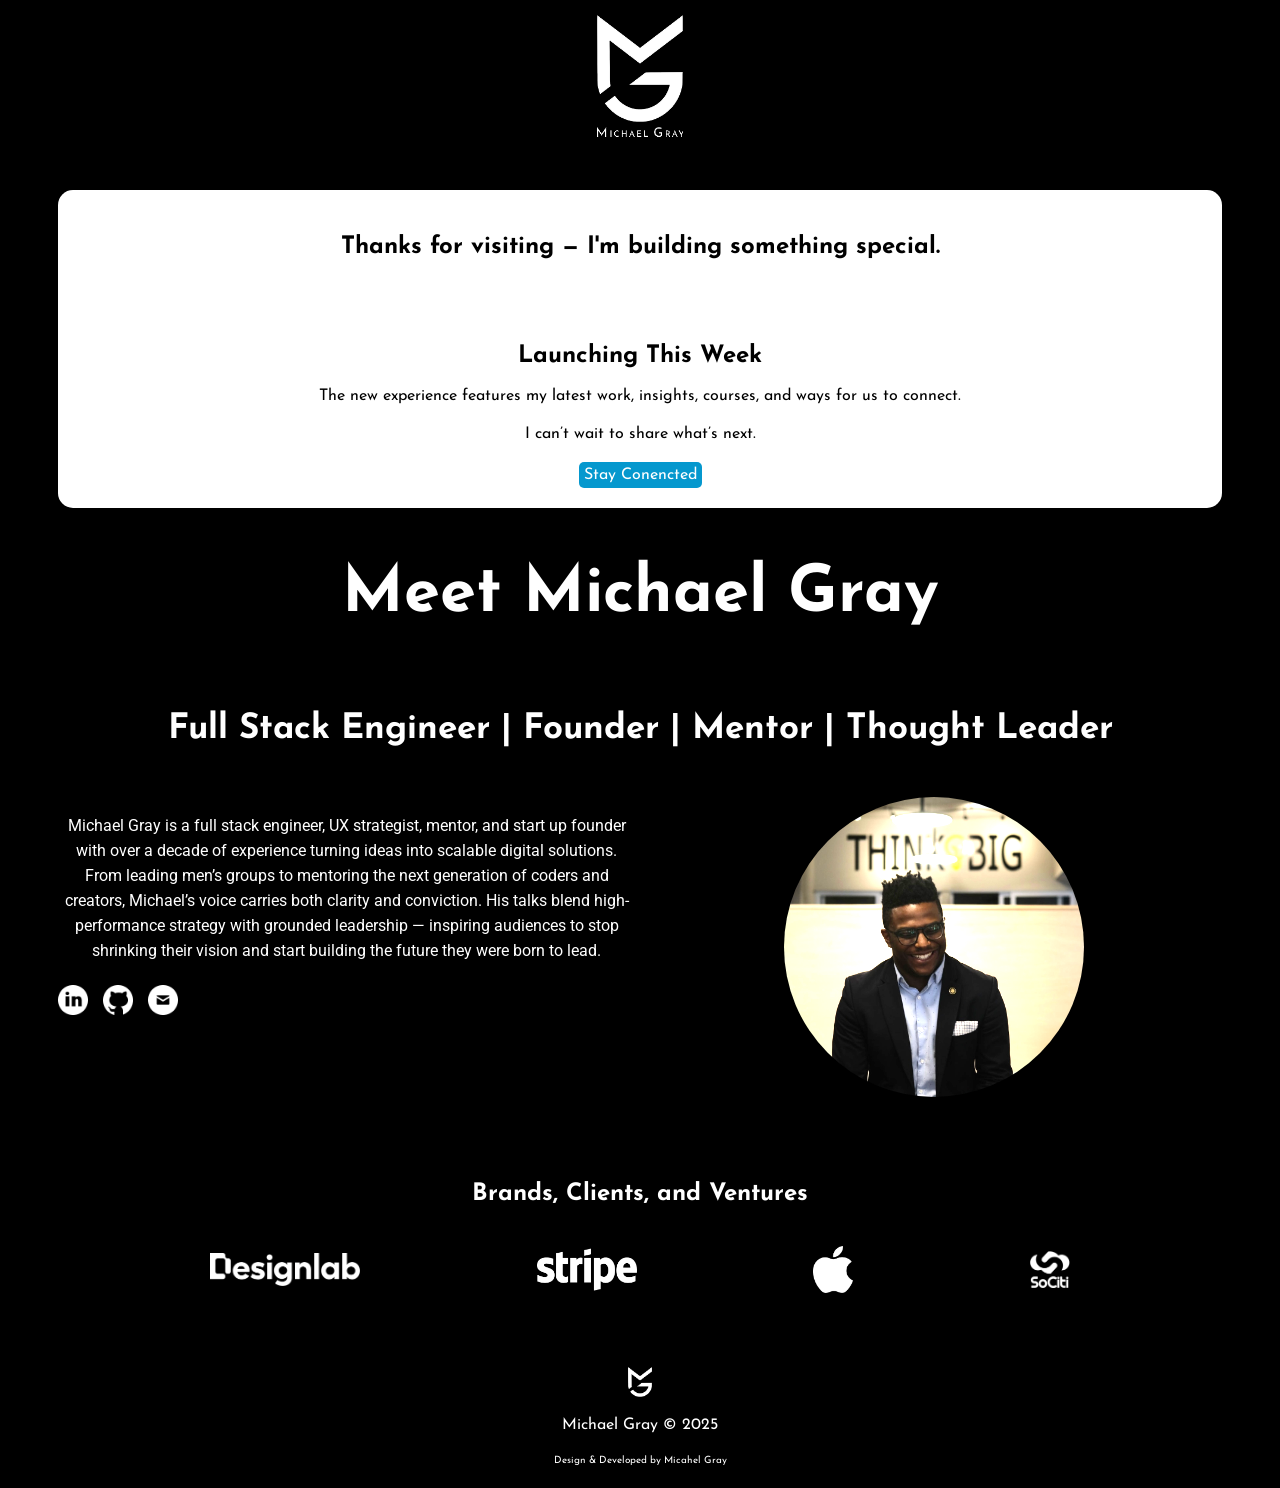
<file: MG - Coming Soon/index.html>
<!DOCTYPE html>
<html lang="en">
<head>
    <meta charset="UTF-8">

    <meta name="viewport" content="width=device-width, initial-scale=1.0">

    <link rel="stylesheet" href="./styles/main.css">

    <link rel="stylesheet" href="./styles/layout.css">

    <title>Michael Gray | Full Stack Engineer | Founder | Mentor | Thought Leader</title>

    <link rel="icon" href="./assets/MG Favicon.png" type="image/x-icon">
</head>

<body>

    <header>

        <img src="./assets/Full MG Logo.png" alt="Michael Gray Logo">

    </header>


    
    <main>

        <section id="hero-section" >

            <h1>Thanks for visiting — I'm building something special.</h1>

            <h2>Launching This Week</h2>

            <p>The new experience features my latest work, insights, courses, and ways for us to connect. </p>

            <p>I can’t wait to share what’s next.</p>

            <a class="button" href="https://forms.gle/RjNjh9V9kKS2qyw19" target="_blank" >Stay Conencted</a>

        </section>

        <section id="about-title">

                <h1>Meet Michael Gray</h1>
                <h2>Full Stack Engineer | Founder | Mentor | Thought Leader</h2>

        </section>

        <section id="about-section">

            <div id="about-text-container">
        

                <p>Michael Gray is a full stack engineer, UX strategist, mentor, and start up founder with over a decade of experience turning ideas into scalable digital solutions. From leading men’s groups to mentoring the next generation of coders and creators, Michael’s voice carries both clarity and conviction. His talks blend high-performance strategy with grounded leadership — inspiring audiences to stop shrinking their vision and start building the future they were born to lead.</p>

                <div style="display: flex; gap: 15px;">
                    
                    <a  href="https://www.linkedin.com/in/j-mgray/" target="_blank"><img class="about-icons" src="./assets/LinkedIn Icon.png" alt="LinkedIn Icon"></a>
                    
                    <a href="https://github.com/mjgraydev/" target="_blank"><img class="about-icons" src="./assets/GitHub Icon (1).png" alt="Github Icon"></a>
                    
            
                     <a href="mailto:bookings@michaelgray.co"><img class="about-icons" src="./assets/Mail Icon.png" alt="Github Icon"></a>
                    

                </div>
            
            </div>


            <div id="about-img-container">

                <img id="about-image" src="./assets/bookMichael.jpg" alt="Book Michael">

            </div>

        </section>


        <section id="bcv-section">

            <h2>Brands, Clients, and Ventures</h2>

            <div id="bcv-brands">
                
                <div><img class="brand-margin" style="width: 150px;" src="./assets/DesignLab.png" alt=""></div>

                <div><img class="bcv-brands-icons" src="./assets/Stripe.png" alt=""></div>

                <div><img class="brand-margin" style="width:40px" src="./assets/Apple Logo.png" alt=""></div>

                <div><img class="brand-margin" style="width:40px" class="bcv-brands-icons" src="./assets/SoCiti Logo.png" alt=""></div>

            </div>


        </section>

        <footer>

            <img src="./assets/Final MG White.png" alt="MG Logo">

            <p>Michael Gray &copy 2025</p>

            <p style="font-size: 10px;">Design & Developed by Micahel Gray</p>



        </footer>


    </main>


</body>
</html>
</file>
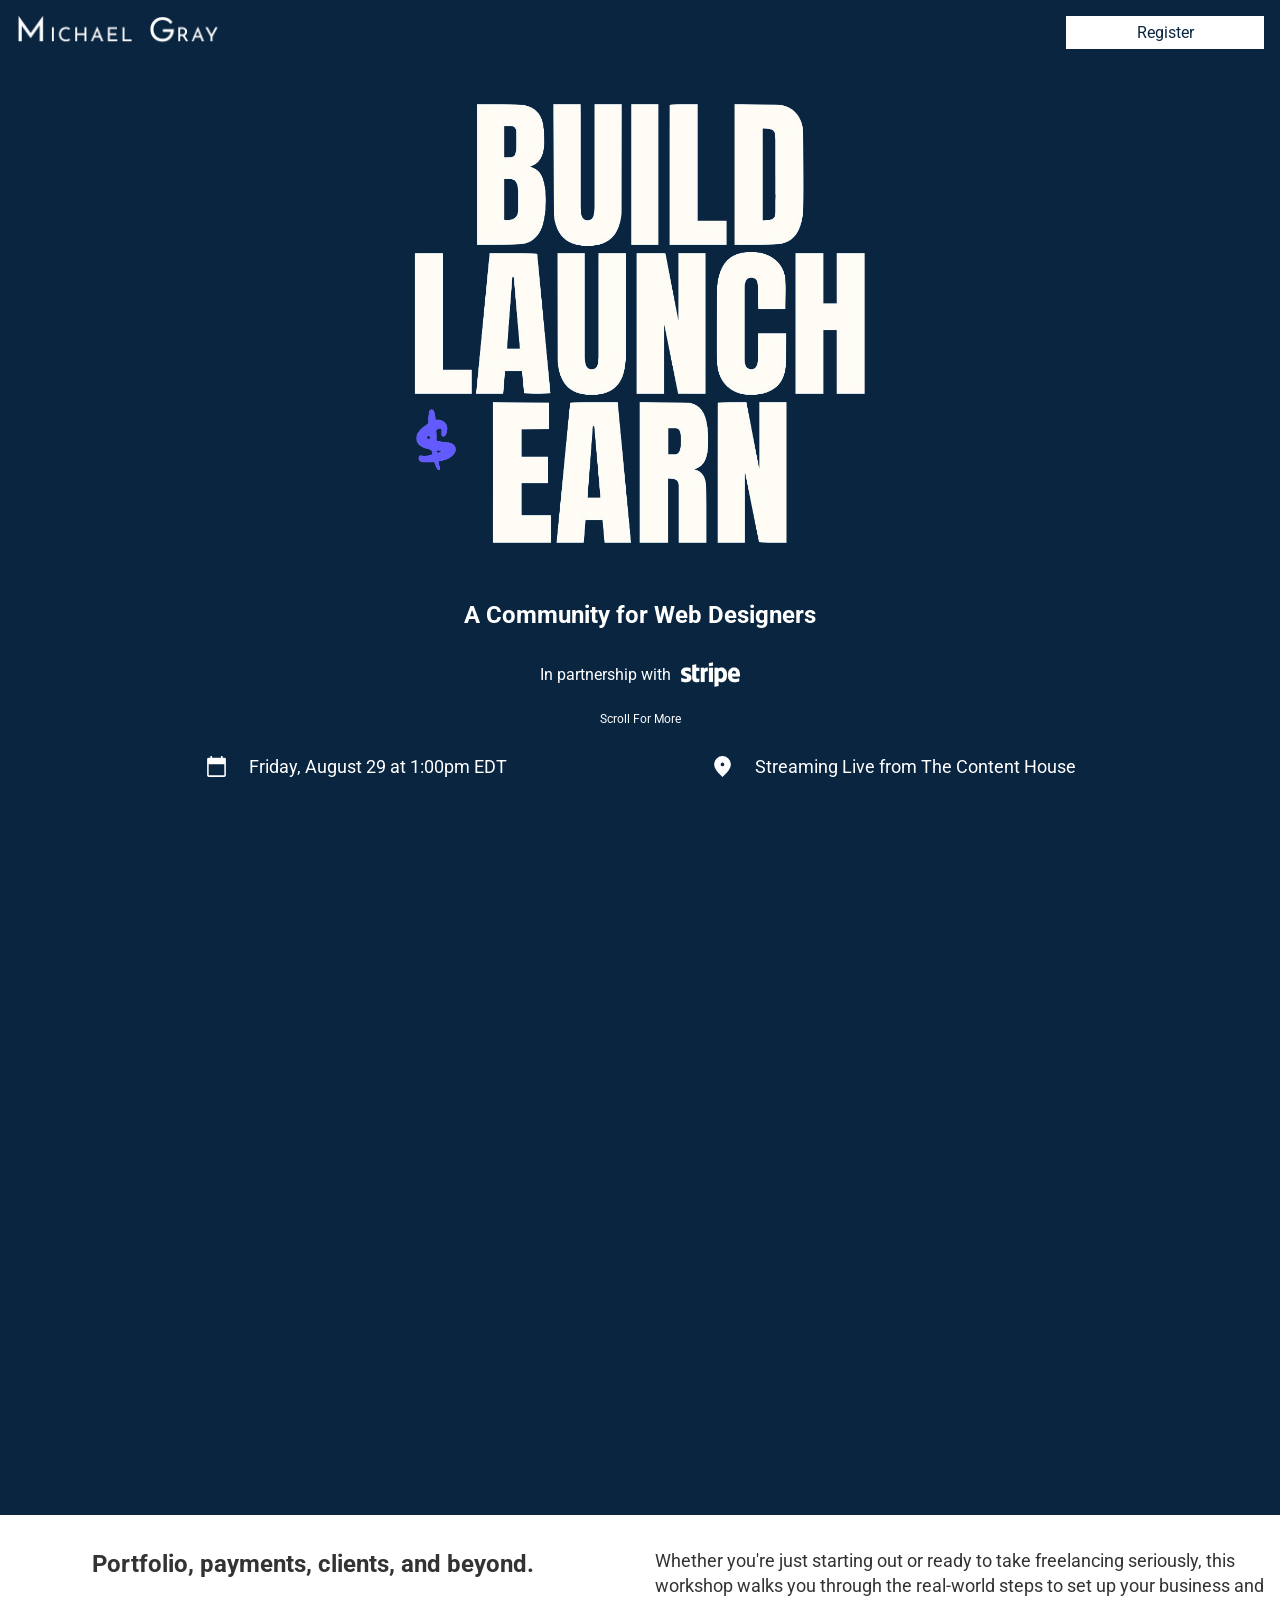
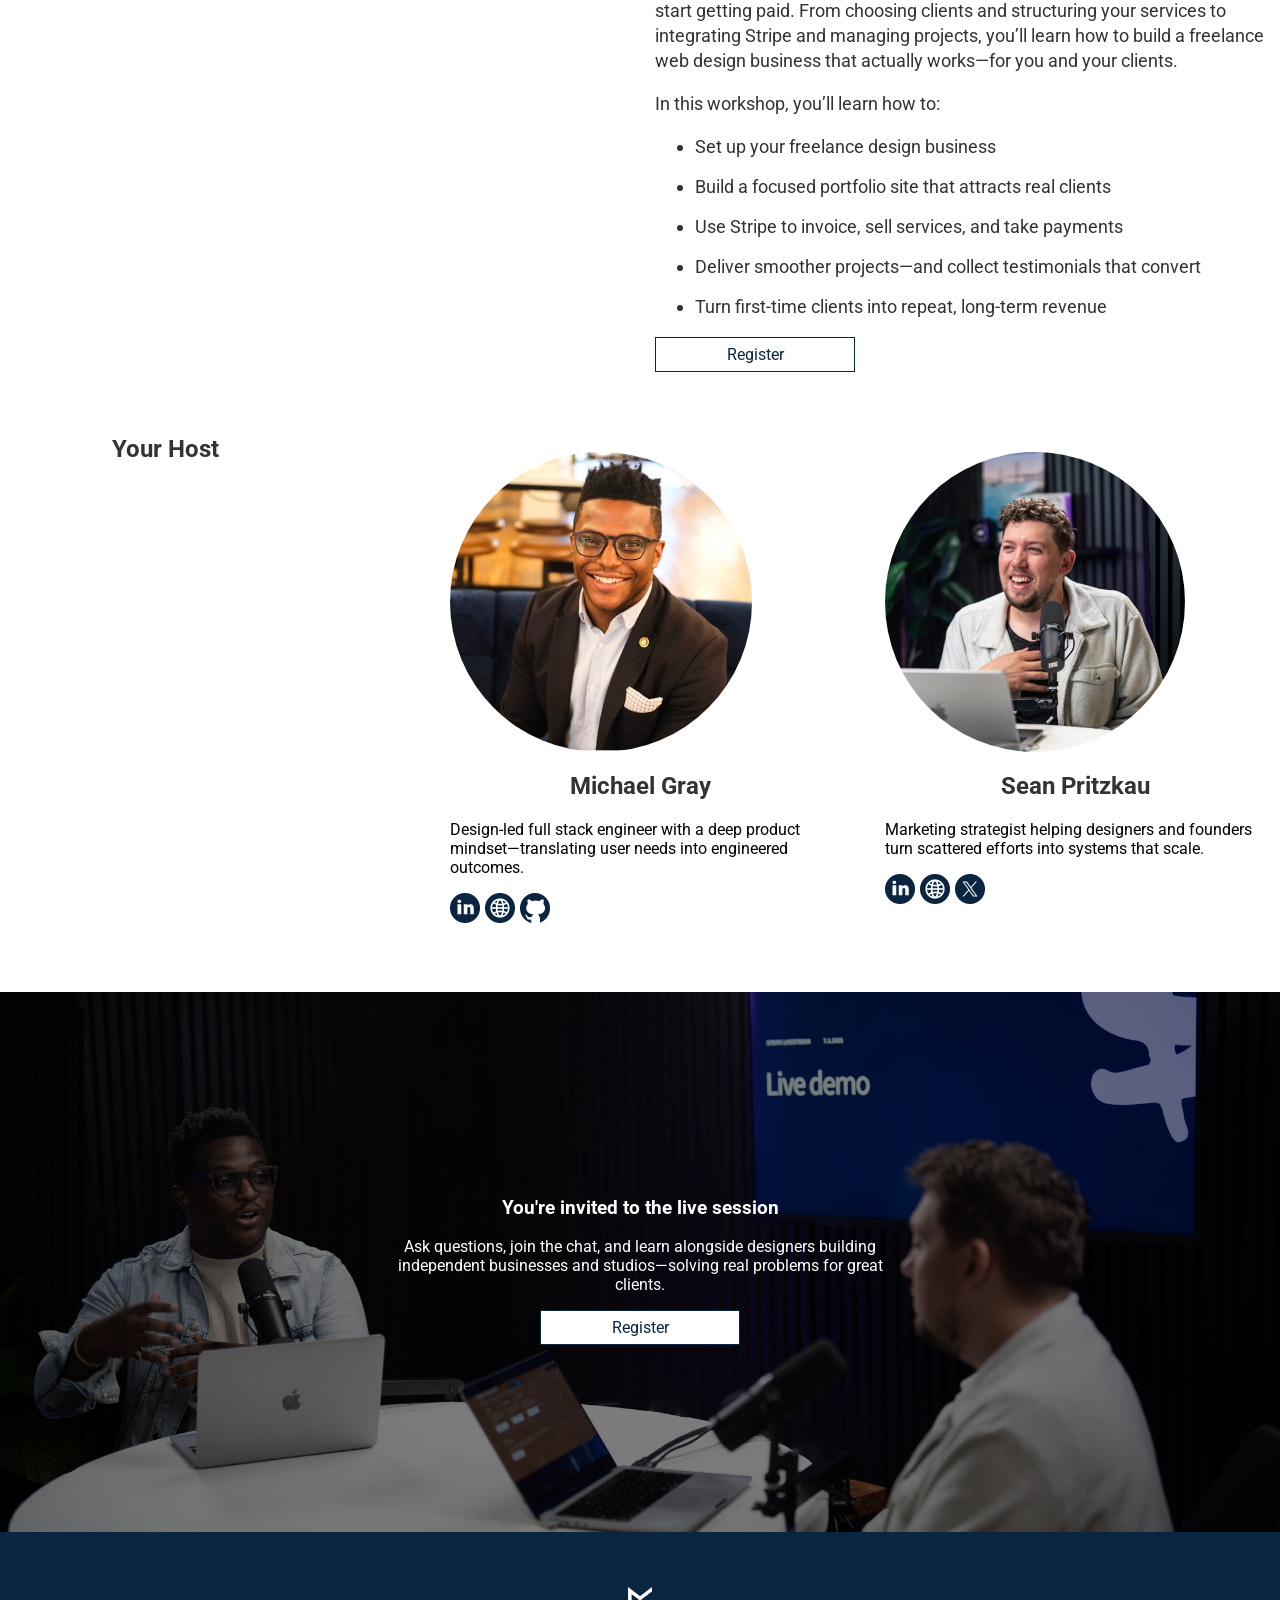
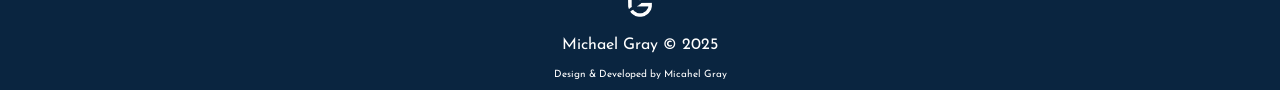
<file: MG - Coming Soon/ble.html>
<!DOCTYPE html>
<html lang="en">
<head>
    <meta charset="UTF-8">
    <meta name="viewport" content="width=device-width, initial-scale=1.0">
    <title>MG x Stripe | Build Launch Earn Live Stream Event </title>
    <link rel="icon" href="./assets/MG Favicon.png" type="image/x-icon">

    <link rel="stylesheet" href="./styles/ble.css">

</head>
<body>

    <header>

        <a href="https://michaelgray.co/" target="_blank"><img src="./assets/MG Logo - White.png" alt="Michael Gray Logo"></a>

         <a href="https://lu.ma/21dstuc6" target="_blank" class="register-btn"><button class="filled-btn">Register</button></a>

    </header>
    <main>
        <section id="section-one">

           
            <img id="ble-img" src="./assets/Bulld Luanch Earn .png" alt="Build. Launch. Earn. Logo">
           
            <h2>A Community for Web Designers</h2>

            <div id="stripe-shoutout">
            
                <p>In partnership with</p> 
            
            <img id="stripe-logo" src="./assets/Stripe.png" alt="Stripe Logo"> </p>
            
            </div>
         
            <p style="font-size: 12px ;">Scroll For More</p>
            
        </section>





        <section id="section-two">

            <div class="section-two-item">
            <img src="./assets/calendar_icon_white.svg" alt="Calendar Icon"> 
            <p>Friday, August 29 at 1:00pm EDT</p>
            </div>

            <div class="section-two-item">
            <img src="./assets/location_icon_white.svg" alt="Location Icon"> 
                    <p>Streaming Live from The Content House</p>
            </div>
       
        </section>



        <section>

        <section>

            <div class="video-container">
            <iframe 
                src="https://www.youtube.com/embed/a2bSOCIBghI?si=eB8VJZDvqp4OqU-w" 
                frameborder="0" 
                allow="accelerometer; autoplay; clipboard-write; encrypted-media; gyroscope; picture-in-picture" 
                allowfullscreen>
            </iframe>
            </div>



        </section>

        <section id="section-three">

            <div class="section-three-item">

                <h2>Portfolio, payments, clients, and beyond.</h2>

            </div>


            <div class="section-three-item">

                <p>
                    Whether you're just starting out or ready to take freelancing seriously, this workshop walks you through the real-world steps to set up your business and start getting paid. From choosing clients and structuring your services to integrating Stripe and managing projects, you’ll learn how to build a freelance web design business that actually works—for you and your clients.
                </p>

                <p>In this workshop, you’ll learn how to:</p>

                <ul>
                    <li>Set up your freelance design business</li>
                    <li>Build a focused portfolio site that attracts real clients</li>
                    <li>Use Stripe to invoice, sell services, and take payments</li>
                    <li>Deliver smoother projects—and collect testimonials that convert</li>
                    <li>Turn first-time clients into repeat, long-term revenue</li>
                </ul>

                 <a href="https://lu.ma/21dstuc6" target="_blank" class="register-btn"><button class="filled-btn">Register</button></a>

            </div>

        </section>

        <section id="section-four">

            <div class="section-four-item">
                <h2>Your Host</h2>
            </div>

            <div style="padding: 15px;">

                <img  class="photo-resize" src="./assets/Final MGray.png" alt="Michael Gray">
                <h2 style="color: #333333;">Michael Gray</h2>
                <p style="font-family: Roboto;">Design-led full stack engineer with a deep product mindset—translating user needs into engineered outcomes.</p>

                 <div style="display: flex; gap: 5px;">
                    <div >
                        <a href="https://www.linkedin.com/in/j-mgray/" target="_blank"><img class="icon-resize" src="./assets/Blue LinkedIn Icon.png" alt=""></a>
                    </div>
                    
                    <div> 
                        <a href="https://michaelgray.co/" target="_blank"><img class="icon-resize" src="./assets/Bluex Website Icon.png" alt=""></a>

                    </div>

                    <div>
                        <a href="https://github.com/mjgraydev/" target="_blank"><img class="icon-resize" src="./assets/Blue Github Icon.png" alt=""></a>
                    </div>

                </div>

            

            </div>

            <div style="padding: 15px;">

                <img class="photo-resize"  src="./assets/Sean P. Headshot.png"  alt="Sean Pritzkau Headshot">
                <h2 style="color: #333333;">Sean Pritzkau</h2>
                <p style="font-family: Roboto;">Marketing strategist helping designers and founders turn scattered efforts into systems that scale.</p>

                 <div style="display: flex; gap: 5px;">
                    <div >
                        <a href="https://www.linkedin.com/in/seanpritzkau/" target="_blank"><img class="icon-resize" src="./assets/Blue LinkedIn Icon.png" alt=""></a>
                    </div>
                    
                    <div> 
                        <a href="https://seanpritzkau.com/" target="_blank"><img class="icon-resize" src="./assets/Bluex Website Icon.png" alt=""></a>

                    </div>

                    <div>
                        <a href="https://x.com/seanpritzkau" target="_blank"><img class="icon-resize" src="./assets/Blue X Logo.png" alt=""></a>
                    </div>

                </div>

        </section>




        <section id="section-five">

            <div class="overlay">
                <div id="overlay-width">
                <h1>You're invited to the live session</h1>
                <p>Ask questions, join the chat, and learn alongside designers building independent businesses and studios—solving real problems for great clients.</p>
                </div>

                  <a href="https://lu.ma/21dstuc6" target="_blank"> <button class="filled-btn">Register</button></a>
                
            </div>

        
        </section>

    </main>

     <footer>

            <img src="./assets/Final MG White.png" alt="MG Logo">

            <p>Michael Gray &copy 2025</p>

            <p style="font-size: 10px;">Design & Developed by Micahel Gray</p>



        </footer>
    
</body>
</html>
</file>
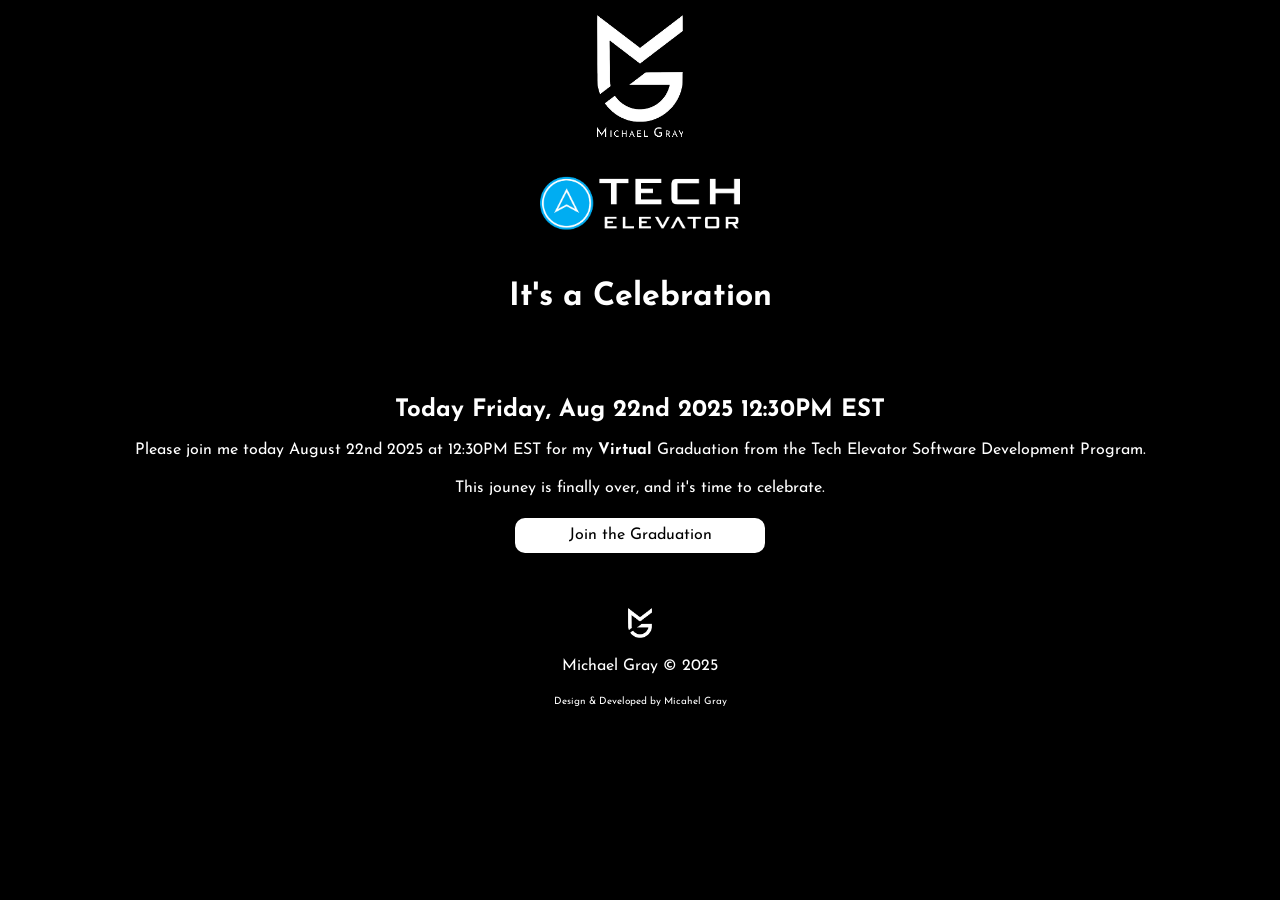
<file: MG - Coming Soon/graduation.html>
<!DOCTYPE html>
<html lang="en">
<head>
    <meta charset="UTF-8">
    <meta name="viewport" content="width=device-width, initial-scale=1.0">
    <title> MG | Tech Elevator Graduation</title>

    <link rel="stylesheet" href="./styles/main.css">

    <link rel="icon" href="./assets/MG Favicon.png" type="image/x-icon">


</head>

 <header>

        <img src="./assets/Full MG Logo.png" alt="Michael Gray Logo">

    </header>

    <main>

        <div>
            <img style="width: 200px; margin-bottom: 20px;" src="./assets/TE Logo.png" alt="Tech Elevator Logo">
        </div>

        <h1>It's a Celebration</h1>
        <h2>Today Friday, Aug 22nd 2025 12:30PM EST </h2>
        <p>Please join me today August 22nd 2025 at 12:30PM EST for my <strong>Virtual</strong> Graduation from the Tech Elevator Software Development Program.</p>

        <p>This jouney is finally over, and it's time to celebrate.</p>

        <a href="https://techelevator.zoom.us/my/audrakmclaughlin" target="_blank"><button id="join-btn">Join the Graduation</button></a>

          <footer>

            <img src="./assets/Final MG White.png" alt="MG Logo">

            <p>Michael Gray &copy 2025</p>

            <p style="font-size: 10px;">Design & Developed by Micahel Gray</p>



        </footer>
     

    </main>

<body>
    
</body>
</html>
</file>
<file: MG - Coming Soon/styles/main.css>
@import url('https://fonts.googleapis.com/css2?family=Josefin+Sans:ital,wght@0,100..700;1,100..700&display=swap');

@import url('https://fonts.googleapis.com/css2?family=Roboto:ital,wght@0,100..900;1,100..900&display=swap');

body {
    opacity: 0;
    background-color: #000;
    animation: fadeInBody 1.5s ease-in-out forwards;

}

@keyframes fadeInBody {
  from {
    opacity: 0;
  }
  to {
    opacity: 1;
  }
}

header {
    display:flex;
    justify-content: center; 
    margin: 15px;
}

header img {
    height: 125px;
}

#hero-section {
    color: #000;
    text-align: center;
    margin: 50px;
    background: #fff;
    border-radius: 15px;
    padding: 25px;
    font-family: Roboto;
}

#hero-section h1, h2 {
    font-family: Josefin Sans;
}

.button{

    height: 20px;
    width: 30px;
    background-color: #0598ce;
    color: #fff;
    font-family: Josefin Sans;
    text-decoration: none;
    padding: 5px;
    text-align: center;
    border-radius: 5px;
}

.button:hover {

    background-color: #fff;
    border: #0598ce 2px solid;
    color: #0598ce;
}

#about-title {
    color: #fff;
    padding: 0px 50px;
}


#about-section {

    display: grid;
    grid-template-columns: 1fr 1fr;
    gap: 10px;
    color: #fff;
    margin: 50px;
}


#about-title h1 {
    font-family: Josefin Sans;
    font-size: 65px;
}

#about-title h2 {
    font-family: Josefin Sans;
    font-size: 35px;
}

#about-section p {
    font-family: Roboto;
    line-height: 25px;
}

#about-text-container {

    display: block;
    align-items: center;
}

.about-icons {

    height: 30px;
    width: 30px;
}

#about-img-container {
    display: flex;
    justify-content: center;
}


#about-image {
    width: 300px;
    height: 300px;
    border-radius: 50%;
    filter: brightness(1.5);
    object-fit: cover;
    object-position: top ;


}

#bcv-section {

    padding: 0px 50px;
}

#bcv-section h2{
    font-family: Josefin Sans;
    color: #fff;
    margin-bottom: 25px;

}

#bcv-brands {
    display: flex ;
    gap: 25px;
    justify-content: space-evenly;
    align-items: center;
}


.bcv-brands-icons {
    width: 100px;
    margin: 15px 0px;
}

.brand-margin {
    margin: 15px 0px;
}

footer {
    margin-top: 55px;
    text-align: center;
    color: #fff;
    font-family: Josefin Sans;

}

footer img {
    height: 30px;
    justify-content: center;
    
}

main {
    color: #fff;
    text-align: center;
    margin-top: 25px;
}

main h1,p {
    font-family: Josefin Sans;
    margin-bottom: 22px;
}

main h2 {
    margin-top: 85px;
}

#join-btn {
    height: 35px;
    width: 250px;
    color: #000;
    background-color: #fff;
    font-family: Josefin Sans;
    border: none;
    font-size: 16px;
    border-radius: 10px;
}
</file>
<file: MG - Coming Soon/styles/layout.css>
@media screen and (max-width: 430px){
    #about-section {
        display: grid;
        grid-template-columns: 1fr;
    }

    #about-img {
        width: 200px;
        border-radius: 500px;
    }

    #bcv-brands {
        display: block;
        text-align: center;
    }

    #hero-section {
        justify-content: center;

    }

     #details-section{
        display: grid;
        grid-template-columns: 1fr;
    }

    #your-host {
        display:grid;
        grid-template-columns: 1fr;
        align-content: center;
        padding: 0px 15px;
    }

    #overlay-width {
        
        width: 300px;
        
    }
}

    @media screen and (min-width: 431px) and (max-width: 767px) {

        #about-section {
        display: grid;
        grid-template-columns: 1fr;
    }

    #about-section > div:first-child {
    order: 2;
    }

    #about-section > div:last-child {
    order: 1;
    }

      #about-image {
        width: 300px;
        height: 300px;
        border-radius: 50%;
        object-fit: cover;
        object-position: top ;
    }

    #bcv-brands {
        display: block;
        text-align: center;
    }

    #details-section{
        display: grid;
        grid-template-columns: 1fr;
    }

    #your-host {
        display:grid;
        grid-template-columns: 1fr;
        align-content: center;
        padding: 0px 15px;
    }

    #overlay-width {
        
        width: 300px;
        
    }
}
</file>
<file: MG - Coming Soon/styles/ble.css>
@import url('https://fonts.googleapis.com/css2?family=Anton&display=swap');

@import url('https://fonts.googleapis.com/css2?family=Roboto:ital,wght@0,100..900;1,100..900&display=swap');

@import url('https://fonts.googleapis.com/css2?family=Inter:ital,opsz,wght@0,14..32,100..900;1,14..32,100..900&family=Josefin+Sans:ital,wght@0,100..700;1,100..700&display=swap');

body {
    padding: 0px;
    margin: 0px;
    background-color: #0A2540;
}

header {
    display: flex;
    justify-content: space-between;
    margin: 15px;
    align-content: center;
    
}

.filled-btn{

    width: 200px;
    height: 35px;
    background-color: #fff;
    color: #0A2540;
    font-family: "Roboto";
    font-size: 16px;
    border:#0A2540 solid 1px ;
    

}

.filled-btn:hover {
    background-color: orange;
}

header img{
    height: 35px;
}

#section-one {

    margin-left: auto;
    margin-right: auto;
   /* height: 75vh;*/

}

#ble-img {

    width: 40%;
    display: block;
    margin-left: auto;
    margin-right: auto;transform: scale(1.3);
    transform-origin: center; 

}

#stripe-shoutout {
    display: flex;
    justify-content: center;
    align-items: center;
}

#stripe-logo {

    height: 25px;
    margin-left: 10px;
    
}

#section-one p, h2 {

    color: #fff;
    font-family: "Roboto";
    text-align: center;
}

#section-two {
    display: flex;
    justify-content: space-evenly;
    color: #fff;
    font-family: Roboto;
}

.section-two-item {

    display: flex;
    gap: 20px;
    font-size: 18px;

}

.section-two-item img{
    width: 25px;
}

#section-three {

    background-color: #fff;
    display: grid;
    grid-template-columns: 1fr 1fr;
    gap: 15;
    color:#333333;
}

.section-three-item {

    padding: 15px;
}

.section-three-item h2{

    color: #333333;
    font-family: Roboto;
    margin-right: 15px;
}

.section-three-item p, ul{

    color: #333333;
    font-family: Roboto;
    font-size: 18px;
    line-height: 25px;
}

.section-three-item li{

    margin-bottom: 15px;
}

#section-four {
    background-color: #fff;
    display: grid;
    grid-template-columns: 1fr 1fr 1fr;
    gap: 25px;
    padding-top: 50px;
    padding-bottom: 50px;
}

.section-four-item {
    padding-left: 15px;
}


.section-four-item h2 {

    color: #333333;
    font-family: Roboto;
    line-height: 25px;
    width: 300px;
    margin-block-start: 0;

}

.photo-resize {
    height: 300px;
    border-radius: 600px;
    display: grid;
    justify-self: center;

}

.icon-resize {

    width: 30px;

}

#section-five {
  position: relative;
  background: url('../assets/sean-michael-stripe_VSCO.JPG') center/cover no-repeat;
  height: 60vh; 
  display: flex;
  align-items: center;
  justify-content: center;
  text-align: center;
}

#section-five .overlay {
  position: absolute;
  top: 0;
  left: 0;
  width: 100%;
  height: 100%;
  background: rgba(0, 0, 0, 0.5); 
  display: flex;
  flex-direction: column;
  align-items: center;
  justify-content: center;
  color: white;
  font-family: Roboto;

}

#overlay-width {
    width:500px;
}

footer {
    margin-top: 55px;
    text-align: center;
    color: #fff;
    font-family: Josefin Sans;

}

footer img {
    height: 30px;
    justify-content: center;
    
}

.video-container {
  position: relative;
  width: 100%;
  padding-bottom: 56.25%; 
  height: 0;
  overflow: hidden;
}

.video-container iframe {
  position: absolute;
  top: 0;
  left: 0;
  width: 100%;
  height: 100%;
}




@media screen and (max-width: 430px){

    #section-three{
        display: grid;
        grid-template-columns: 1fr;
    }

    #section-four{
        display: grid;
        grid-template-columns: 1fr;
    }

    .filled-btn {
        width: 150px;
    }

    #section-two {
        padding: 25px;
    }

    #section-five {

        background: url('../assets/sean-michael-stripe_VSCO.JPG')left center/cover no-repeat;
        height: 400px;
    }

    #ble-img {
        width: 70%;
    }

     #overlay-width {
    width:300px;
    

}
}

@media screen and (min-width: 431px) and (max-width: 767px) { 

    #section-three{
        display: grid;
        grid-template-columns: 1fr;
    }

    #section-four{
        display: grid;
        grid-template-columns: 1fr;
    }

    .filled-btn {
        width: 150px;
    }

    #section-two {
        padding: 25px;
    }

    #section-five {

        background: url('../assets/sean-michael-stripe_VSCO.JPG')left center/cover no-repeat;
    }

    #ble-img {
        width: 70%;
    }

    #overlay-width {
    width:200px;
}

}
</file>
